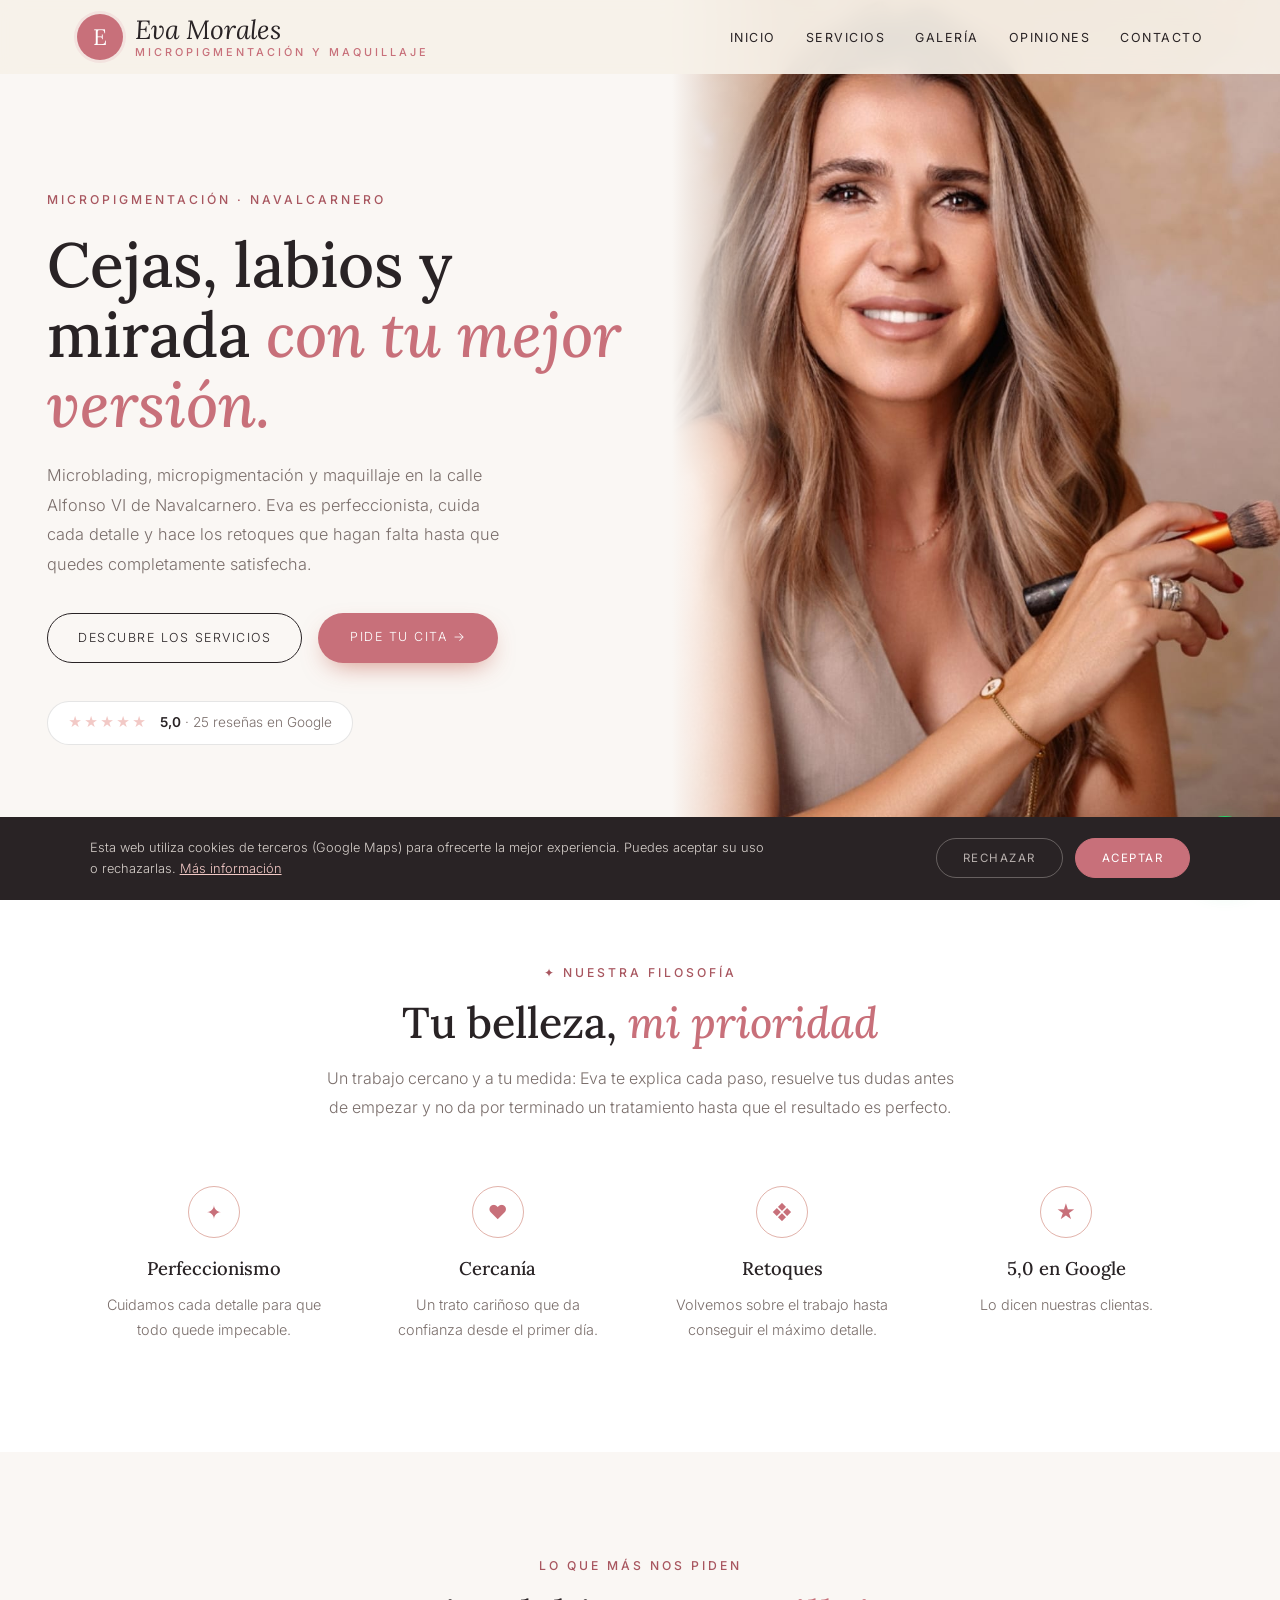
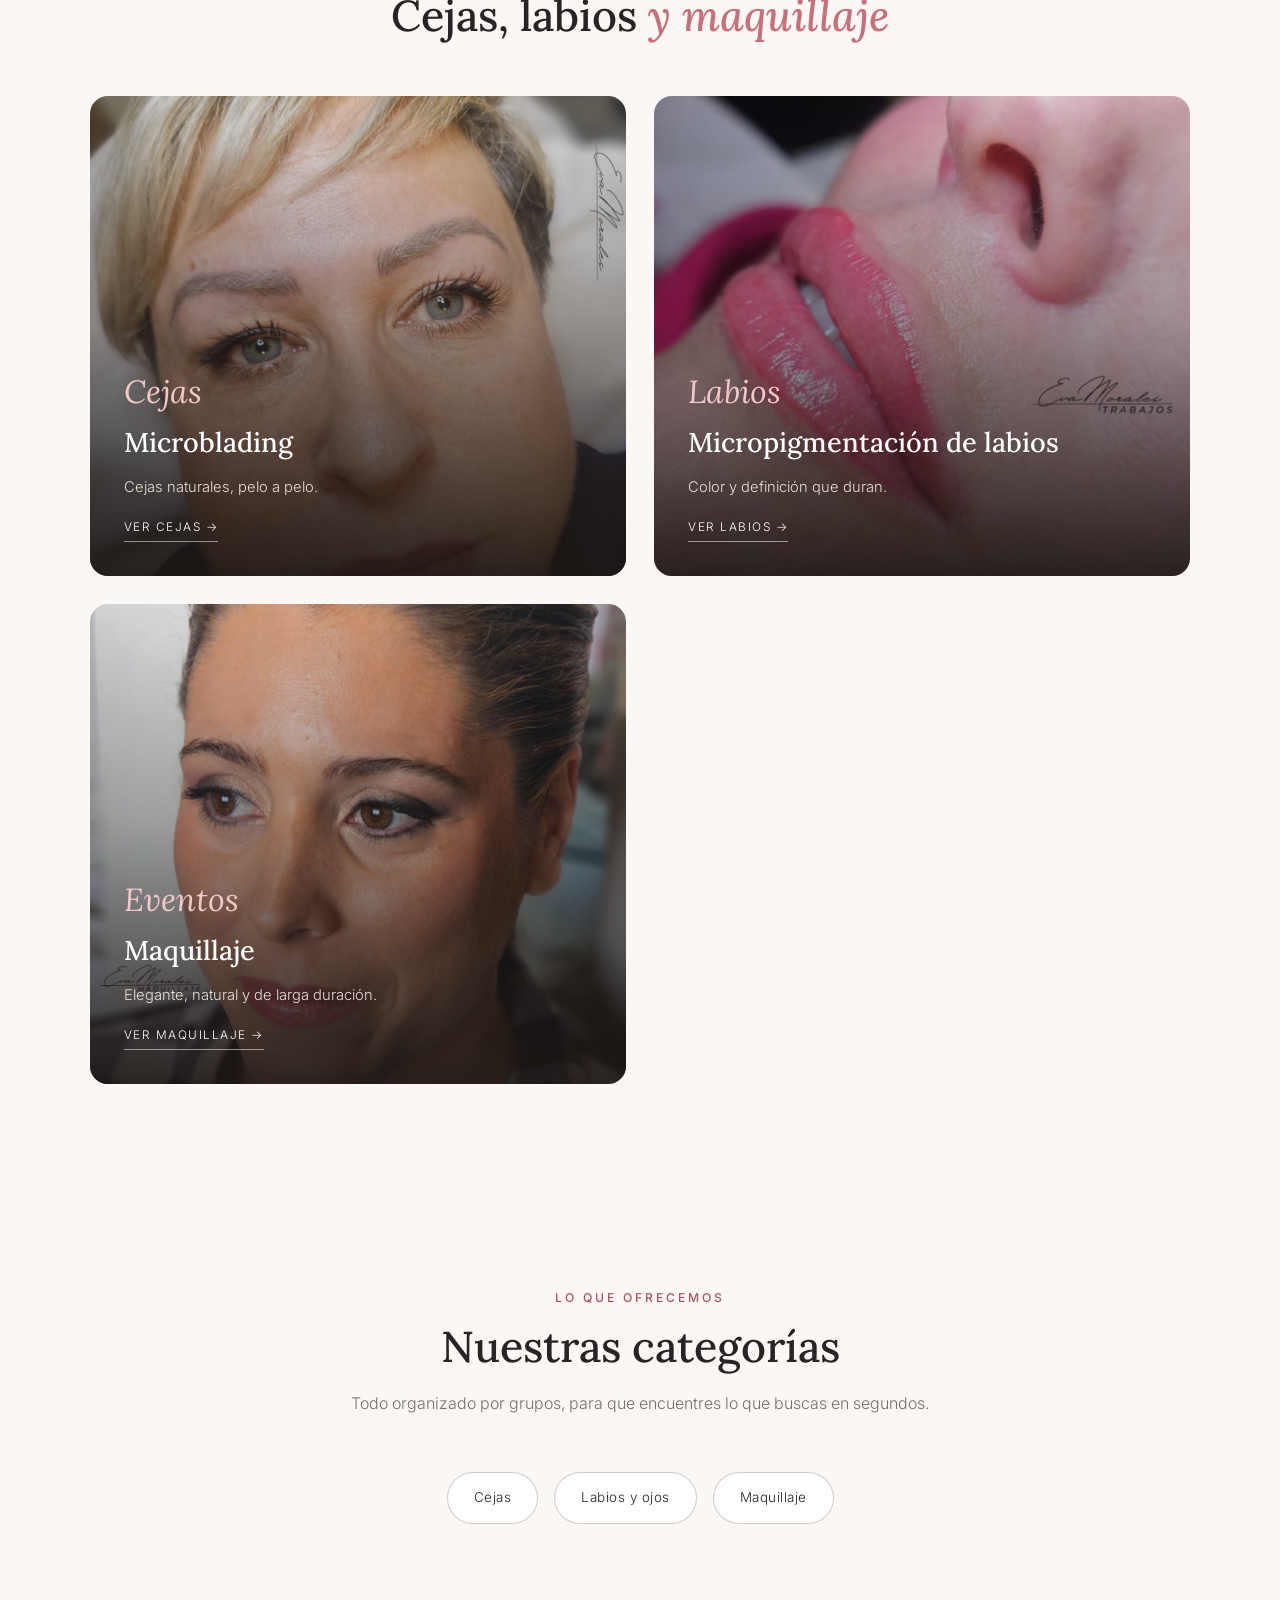
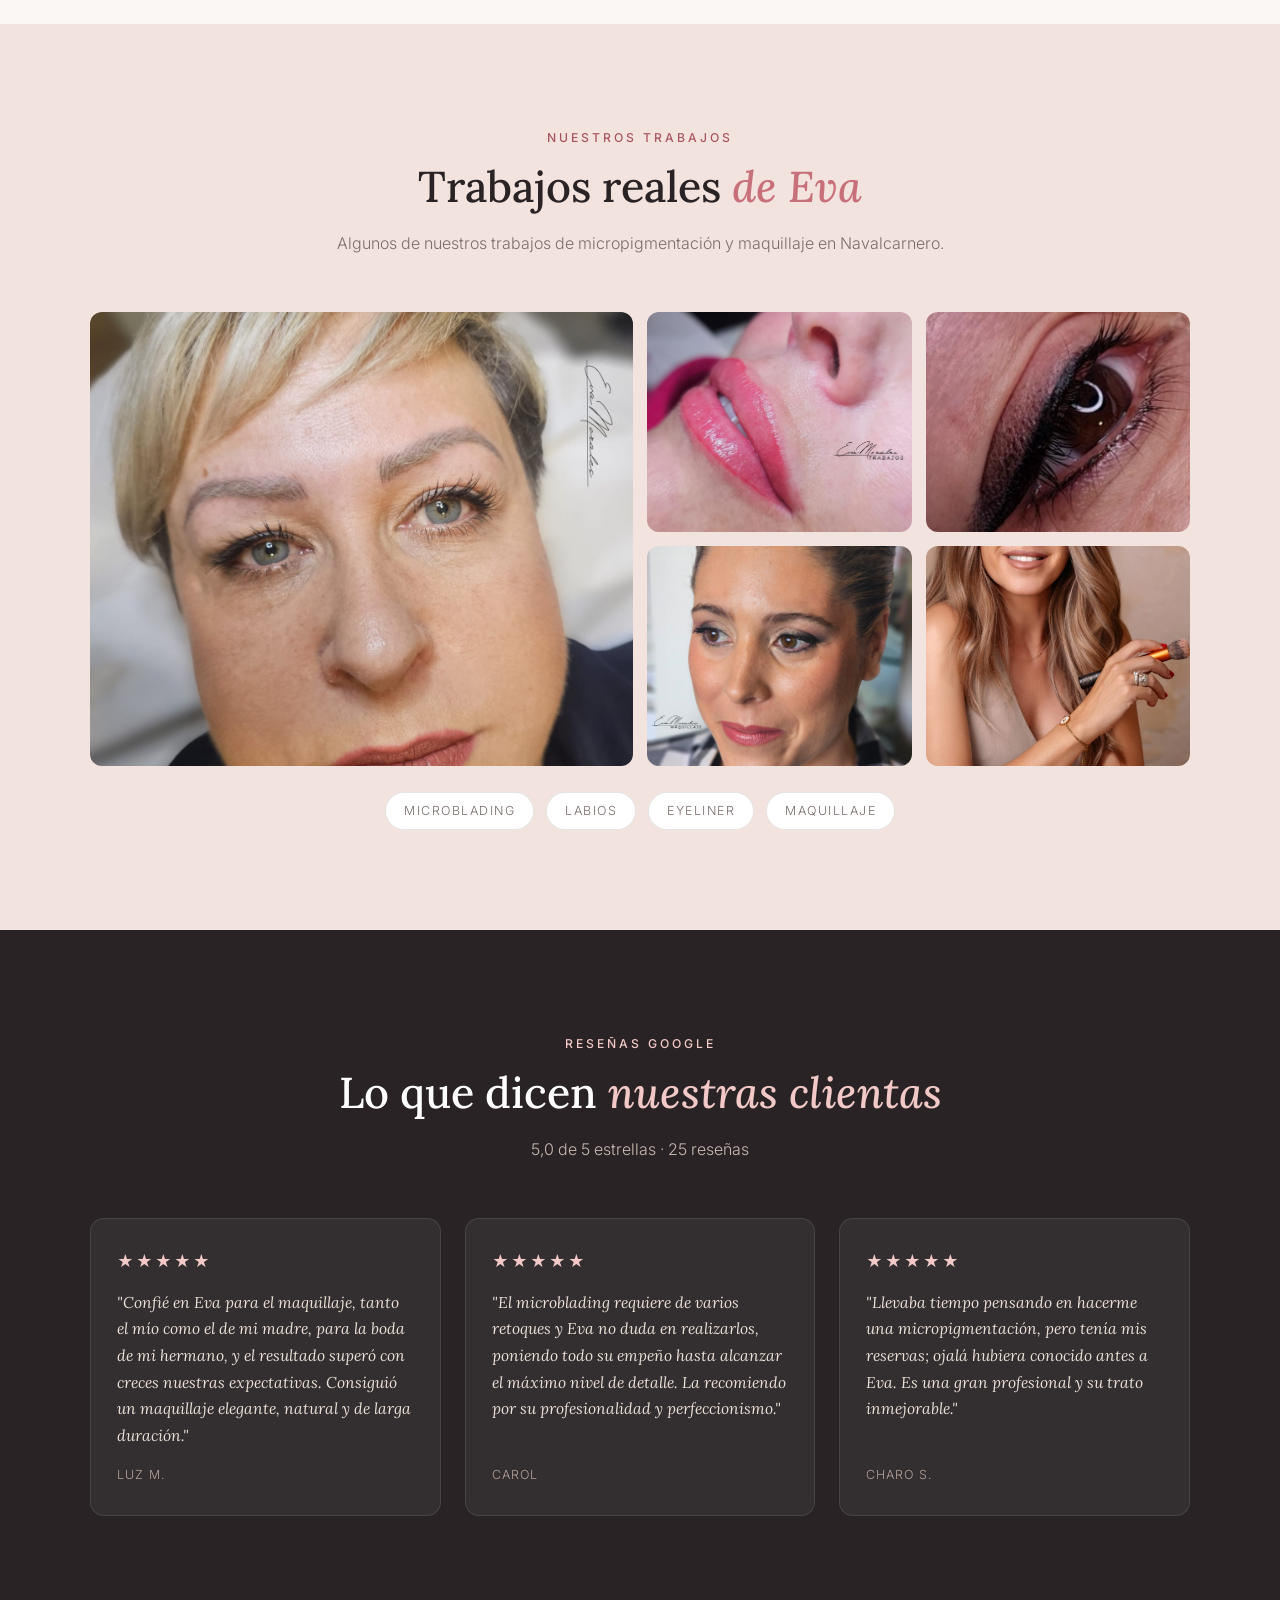
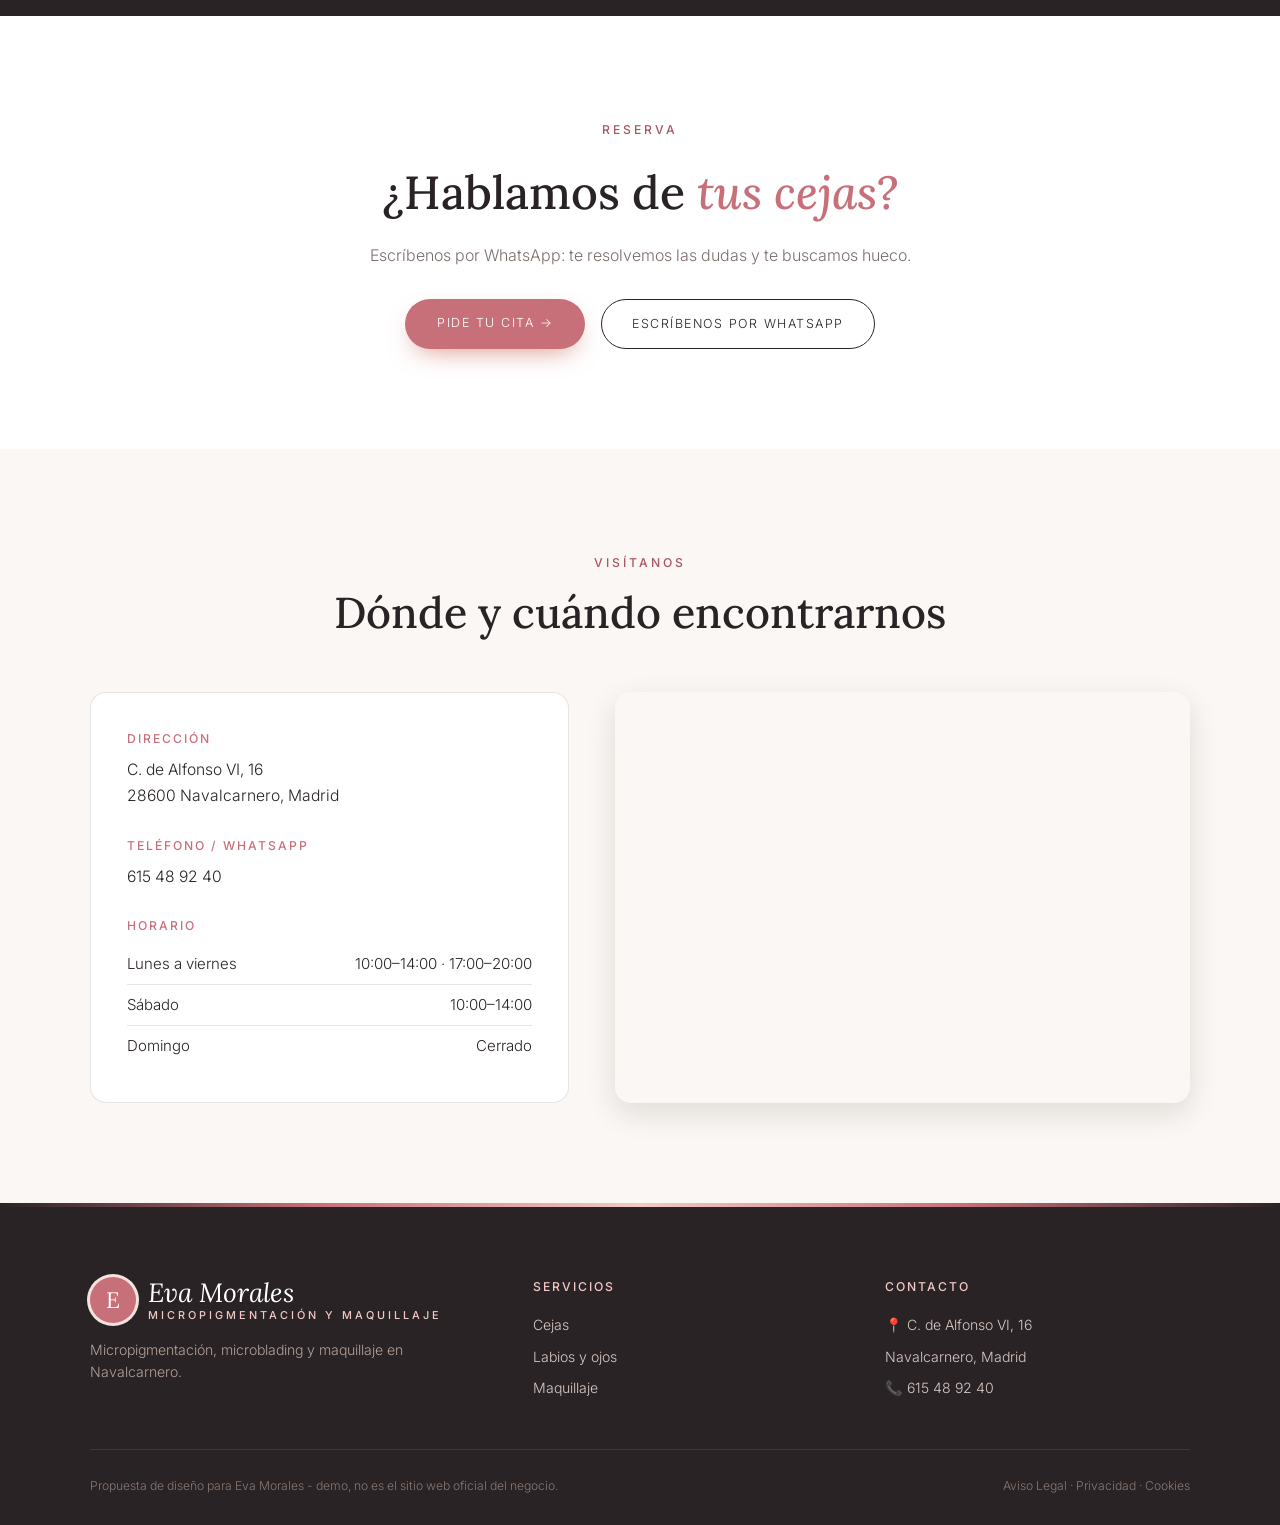
<file: index.html>
<!DOCTYPE html>
<html lang="es">
<head>
<meta charset="UTF-8">
<meta name="viewport" content="width=device-width, initial-scale=1.0">
<title>Eva Morales — Micropigmentación, microblading y maquillaje en Navalcarnero</title>
<meta name="description" content="Eva Morales, micropigmentación y maquillaje en C. de Alfonso VI 16, Navalcarnero. Microblading de cejas, micropigmentación de labios y ojos y maquillaje para bodas y eventos. 5,0★ con 25 reseñas en Google.">
<meta name="theme-color" content="#292325">
<meta property="og:title" content="Eva Morales · Navalcarnero">
<meta property="og:image" content="maps_05.jpg">

<link rel="preconnect" href="https://fonts.googleapis.com"><link rel="preconnect" href="https://fonts.gstatic.com" crossorigin><link href="https://fonts.googleapis.com/css2?family=Lora:ital,wght@0,400;0,500;1,400&family=Inter:wght@300;400;500;600&display=swap" rel="stylesheet">
<link rel="stylesheet" href="styles.css">
</head>
<body>

<header id="header">
  <a href="index.html" class="logo" aria-label="Eva Morales, inicio"><span class="logo-mark">E</span><span class="logo-text"><span class="script">Eva Morales</span><small>micropigmentación y maquillaje</small></span></a>
  <nav id="nav" aria-label="Navegación principal"><ul><li><a href="index.html#inicio">Inicio</a></li><li><a href="servicios.html">Servicios</a></li><li><a href="index.html#galeria">Galería</a></li><li><a href="index.html#opiniones">Opiniones</a></li><li><a href="index.html#contacto">Contacto</a></li></ul></nav><button class="nav-toggle" id="navToggle" aria-label="Abrir menú">☰</button>
</header>

<section class="hero" id="inicio">
  <div class="hero-text">
    <span class="eyebrow">Micropigmentación · Navalcarnero</span>
    <h1>Cejas, labios y mirada <em>con tu mejor versión.</em></h1>
    <p>Microblading, micropigmentación y maquillaje en la calle Alfonso VI de Navalcarnero. Eva es perfeccionista, cuida cada detalle y hace los retoques que hagan falta hasta que quedes completamente satisfecha.</p>
    <div class="hero-ctas">
      <a href="servicios.html" class="btn-outline">Descubre los servicios</a>
      <a href="https://wa.me/34615489240?text=Hola%20Eva%2C%20he%20visto%20tu%20web%20y%20me%20gustar%C3%ADa%20informaci%C3%B3n%20sobre%20micropigmentaci%C3%B3n" class="btn-solid" target="_blank" rel="noopener">Pide tu cita →</a>
    </div>
    <a class="hero-rating" href="https://www.google.com/maps/search/?api=1&query=Eva+Morales,+Calle+de+Alfonso+VI+16,+Navalcarnero" target="_blank" rel="noopener"><span class="stars">★★★★★</span><span><strong>5,0</strong> · 25 reseñas en Google</span></a>
  </div>
  <div class="hero-img"><img src="maps_05.jpg" alt="Eva Morales, micropigmentación y maquillaje en Navalcarnero" style="object-position:center 25%;"></div>
</section>

<section class="trust">
  <div class="section-head">
    <span class="eyebrow">✦ Nuestra filosofía</span>
    <h2>Tu belleza, <em>mi prioridad</em></h2>
    <p>Un trabajo cercano y a tu medida: Eva te explica cada paso, resuelve tus dudas antes de empezar y no da por terminado un tratamiento hasta que el resultado es perfecto.</p>
  </div>
  <div class="trust-grid">
    <div class="trust-card"><span class="trust-ic">✦</span><h3>Perfeccionismo</h3><p>Cuidamos cada detalle para que todo quede impecable.</p></div>
    <div class="trust-card"><span class="trust-ic">♥</span><h3>Cercanía</h3><p>Un trato cariñoso que da confianza desde el primer día.</p></div>
    <div class="trust-card"><span class="trust-ic">❖</span><h3>Retoques</h3><p>Volvemos sobre el trabajo hasta conseguir el máximo detalle.</p></div>
    <div class="trust-card"><span class="trust-ic">★</span><h3>5,0 en Google</h3><p>Lo dicen nuestras clientas.</p></div>
  </div>
</section>

<section class="worlds">
  <div class="section-head">
    <span class="eyebrow">Lo que más nos piden</span>
    <h2>Cejas, labios <em>y maquillaje</em></h2>
  </div>
  <div class="worlds-grid">
    <a href="servicios.html#cejas" class="world-card"><img src="maps_03r.jpg" alt="Microblading"><div class="world-text"><span class="script">Cejas</span><h3>Microblading</h3><p>Cejas naturales, pelo a pelo.</p><span class="world-link">Ver cejas →</span></div></a>
    <a href="servicios.html#labios" class="world-card"><img src="maps_01.jpg" alt="Micropigmentación de labios"><div class="world-text"><span class="script">Labios</span><h3>Micropigmentación de labios</h3><p>Color y definición que duran.</p><span class="world-link">Ver labios →</span></div></a>
    <a href="servicios.html#maquillaje" class="world-card"><img src="maps_04.jpg" alt="Maquillaje"><div class="world-text"><span class="script">Eventos</span><h3>Maquillaje</h3><p>Elegante, natural y de larga duración.</p><span class="world-link">Ver maquillaje →</span></div></a>
  </div>
</section>

<section>
  <div class="section-head">
    <span class="eyebrow">Lo que ofrecemos</span>
    <h2>Nuestras categorías</h2>
    <p>Todo organizado por grupos, para que encuentres lo que buscas en segundos.</p>
  </div>
  <div class="cat-pills">
    <a href="servicios.html#cejas" class="cat-pill">Cejas</a>
    <a href="servicios.html#labios" class="cat-pill">Labios y ojos</a>
    <a href="servicios.html#maquillaje" class="cat-pill">Maquillaje</a>
  </div>
</section>

<section class="gallery-wrap" id="galeria">
  <div class="section-head">
    <span class="eyebrow">Nuestros trabajos</span>
    <h2>Trabajos reales <em>de Eva</em></h2>
    <p>Algunos de nuestros trabajos de micropigmentación y maquillaje en Navalcarnero.</p>
  </div>
  <div class="gallery">
    <figure class="big"><img src="maps_03r.jpg" alt="Microblading de cejas de Eva Morales en Navalcarnero" loading="lazy"></figure>
    <figure><img src="maps_01.jpg" alt="Micropigmentación de labios" loading="lazy"></figure>
    <figure><img src="maps_02.jpg" alt="Micropigmentación de ojos con efecto eyeliner" loading="lazy"></figure>
    <figure><img src="maps_04.jpg" alt="Maquillaje de evento" loading="lazy"></figure>
    <figure><img src="maps_05.jpg" alt="Eva Morales" loading="lazy"></figure>
  </div>
  <div class="brands"><span>Microblading</span><span>Labios</span><span>Eyeliner</span><span>Maquillaje</span></div>
</section>

<section class="reviews-wrap" id="opiniones">
  <div class="section-head">
    <span class="eyebrow">Reseñas Google</span>
    <h2>Lo que dicen <em>nuestras clientas</em></h2>
    <p>5,0 de 5 estrellas · 25 reseñas</p>
  </div>
  <div class="review-grid">
    <div class="review-card"><div class="stars">★★★★★</div><p>"Confié en Eva para el maquillaje, tanto el mío como el de mi madre, para la boda de mi hermano, y el resultado superó con creces nuestras expectativas. Consiguió un maquillaje elegante, natural y de larga duración."</p><cite>Luz M.</cite></div>
    <div class="review-card"><div class="stars">★★★★★</div><p>"El microblading requiere de varios retoques y Eva no duda en realizarlos, poniendo todo su empeño hasta alcanzar el máximo nivel de detalle. La recomiendo por su profesionalidad y perfeccionismo."</p><cite>Carol</cite></div>
    <div class="review-card"><div class="stars">★★★★★</div><p>"Llevaba tiempo pensando en hacerme una micropigmentación, pero tenía mis reservas; ojalá hubiera conocido antes a Eva. Es una gran profesional y su trato inmejorable."</p><cite>Charo S.</cite></div>
  </div>
</section>

<section class="cta-section">
  <span class="eyebrow">Reserva</span>
  <h2>¿Hablamos de <em>tus cejas?</em></h2>
  <p>Escríbenos por WhatsApp: te resolvemos las dudas y te buscamos hueco.</p>
  <div class="cta-row">
    <a href="https://wa.me/34615489240?text=Hola%20Eva%2C%20he%20visto%20tu%20web%20y%20me%20gustar%C3%ADa%20informaci%C3%B3n%20sobre%20micropigmentaci%C3%B3n" class="btn-solid" target="_blank" rel="noopener">Pide tu cita →</a>
    <a href="https://wa.me/34615489240?text=Hola%20Eva%2C%20he%20visto%20tu%20web%20y%20me%20gustar%C3%ADa%20informaci%C3%B3n%20sobre%20micropigmentaci%C3%B3n" class="btn-outline" target="_blank" rel="noopener">Escríbenos por WhatsApp</a>
  </div>
</section>

<section class="contact-section" id="contacto">
  <div class="section-head">
    <span class="eyebrow">Visítanos</span>
    <h2>Dónde y cuándo encontrarnos</h2>
  </div>
  <div class="contact-grid">
    <div class="contact-info">
      <div class="contact-block"><h3>Dirección</h3><p>C. de Alfonso VI, 16<br>28600 Navalcarnero, Madrid</p></div>
      <div class="contact-block"><h3>Teléfono / WhatsApp</h3><p><a href="tel:+34615489240">615 48 92 40</a></p></div>
      <div class="contact-block"><h3>Horario</h3><ul class="hours-list"><li><span>Lunes a viernes</span><span>10:00–14:00 · 17:00–20:00</span></li><li><span>Sábado</span><span>10:00–14:00</span></li><li><span>Domingo</span><span>Cerrado</span></li></ul></div>
      
    </div>
    <div class="contact-map">
      <iframe title="Mapa de Eva Morales" src="https://www.google.com/maps?q=Eva+Morales,+Calle+de+Alfonso+VI+16,+Navalcarnero&output=embed" width="100%" height="100%" style="border:0;" allowfullscreen="" loading="lazy" referrerpolicy="no-referrer-when-downgrade"></iframe>
    </div>
  </div>
</section>

<footer>
  <div class="footer-grid">
    <div class="footer-brand">
      <a href="index.html" class="logo light"><span class="logo-mark">E</span><span class="logo-text"><span class="script">Eva Morales</span><small>micropigmentación y maquillaje</small></span></a>
      <p>Micropigmentación, microblading y maquillaje en Navalcarnero.</p>
    </div>
    <div><h4>Servicios</h4><ul><li><a href="servicios.html#cejas">Cejas</a></li><li><a href="servicios.html#labios">Labios y ojos</a></li><li><a href="servicios.html#maquillaje">Maquillaje</a></li></ul></div>
    <div><h4>Contacto</h4><ul><li>📍 C. de Alfonso VI, 16</li><li>Navalcarnero, Madrid</li><li>📞 <a href="tel:+34615489240">615 48 92 40</a></li></ul></div>
  </div>
  <div class="footer-bottom">
    <span>Propuesta de diseño para Eva Morales - demo, no es el sitio web oficial del negocio.</span>
    <span><a href="aviso-legal.html">Aviso Legal</a> &middot; <a href="politica-privacidad.html">Privacidad</a> &middot; <a href="politica-cookies.html">Cookies</a></span>
  </div>
</footer>

<div id="cookie-banner" class="cookie-banner"><p>Esta web utiliza cookies de terceros (Google Maps) para ofrecerte la mejor experiencia. Puedes aceptar su uso o rechazarlas. <a href="politica-cookies.html">Más información</a></p><div class="cookie-actions"><button onclick="setCookieChoice('rejected')" class="ck-reject">Rechazar</button><button onclick="setCookieChoice('accepted')" class="ck-accept">Aceptar</button></div></div>
<div class="social-fabs"><a class="wa-fab" href="https://wa.me/34615489240?text=Hola%20Eva%2C%20he%20visto%20tu%20web%20y%20me%20gustar%C3%ADa%20informaci%C3%B3n%20sobre%20micropigmentaci%C3%B3n" target="_blank" rel="noopener" aria-label="Escribir por WhatsApp"><svg width="28" height="28" viewBox="0 0 24 24" fill="white"><path d="M17.5 14.4c-.3-.1-1.8-.9-2-1s-.5-.1-.7.1-.8 1-.9 1.2-.3.2-.6.1a8.2 8.2 0 0 1-2.4-1.5 9 9 0 0 1-1.7-2.1c-.2-.3 0-.5.1-.6l.4-.5.3-.5v-.5l-.9-2.2c-.2-.6-.5-.5-.7-.5h-.6a1.1 1.1 0 0 0-.8.4 3.4 3.4 0 0 0-1 2.5 5.9 5.9 0 0 0 1.2 3.1 13.5 13.5 0 0 0 5.2 4.6c2.6 1 2.6.7 3.1.6a2.6 2.6 0 0 0 1.7-1.2 2.1 2.1 0 0 0 .2-1.2c-.1-.1-.3-.2-.6-.3ZM12 21.8a9.8 9.8 0 0 1-5-1.4l-.4-.2-3.7 1 1-3.6-.2-.4A9.8 9.8 0 1 1 12 21.8Zm8.4-18.3A11.8 11.8 0 0 0 1.8 17.7L.2 23.8l6.3-1.6a11.8 11.8 0 0 0 5.6 1.4A11.8 11.8 0 0 0 20.4 3.5Z"/></svg></a></div>
<script src="main.js"></script>
</body>
</html>
</file>
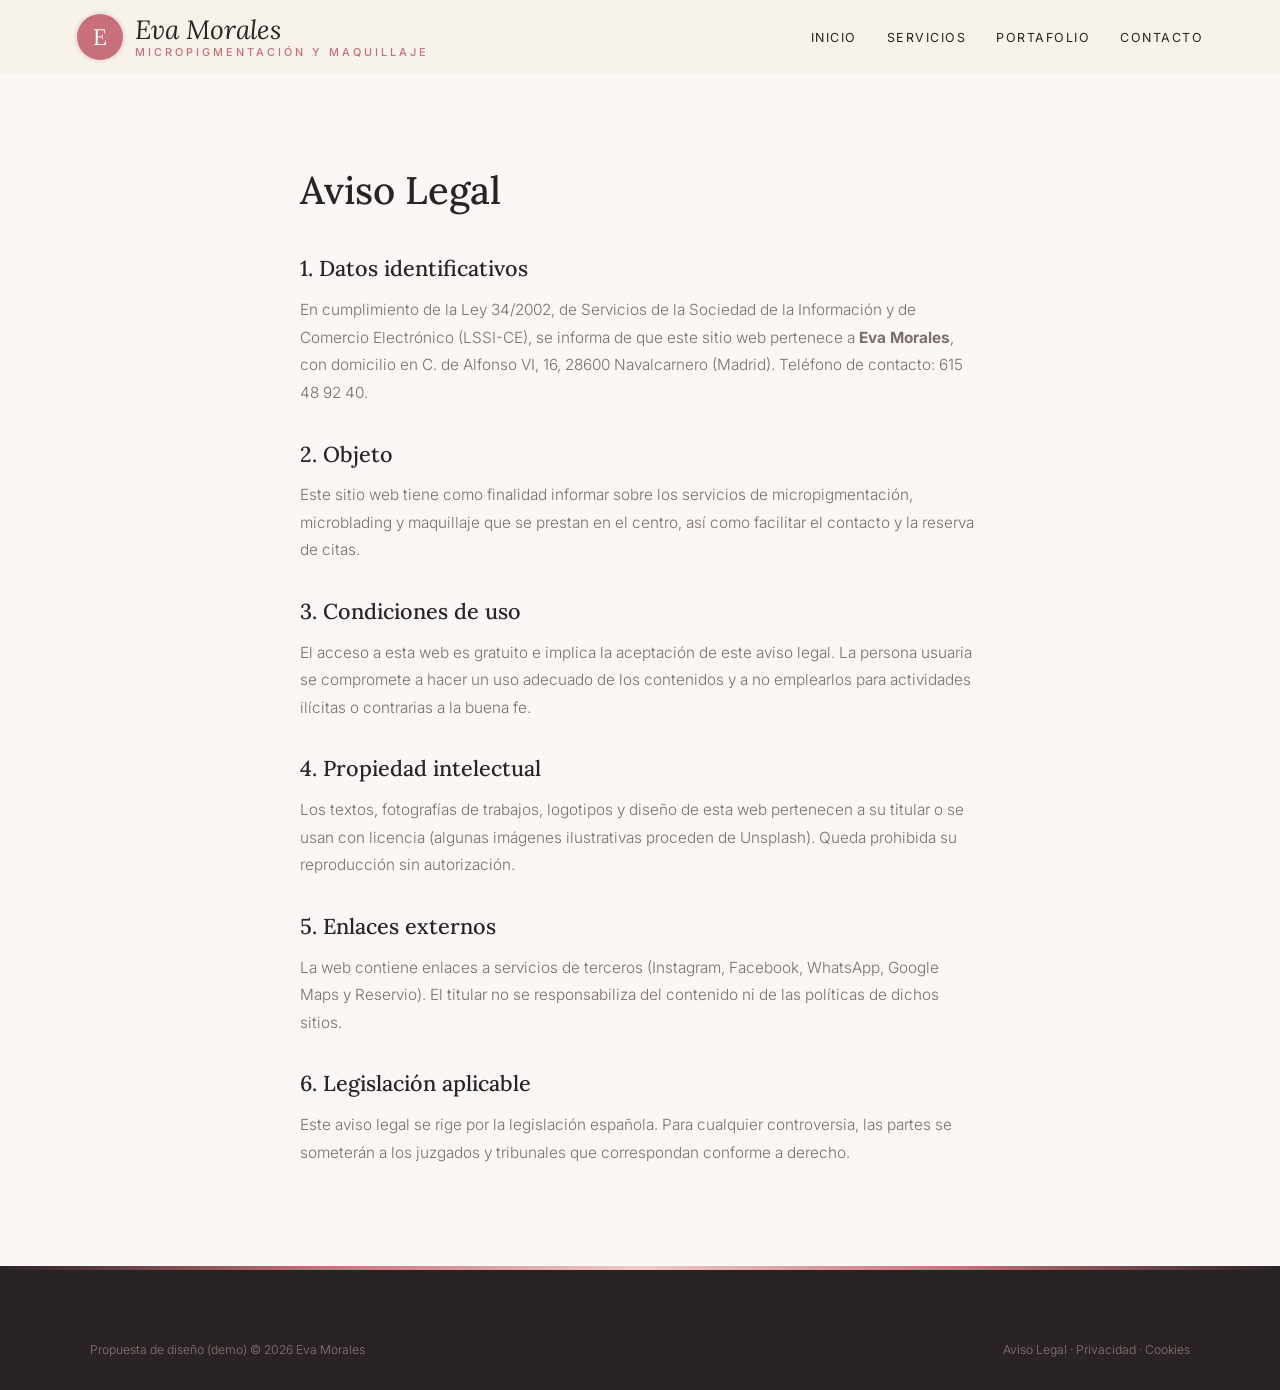
<file: aviso-legal.html>
<!DOCTYPE html>
<html lang="es">
<head>
<meta charset="UTF-8">
<meta name="viewport" content="width=device-width, initial-scale=1.0">
<title>Aviso Legal — Eva Morales</title>
<meta name="robots" content="noindex">

<link rel="preconnect" href="https://fonts.googleapis.com">
<link href="https://fonts.googleapis.com/css2?family=Lora:ital,wght@0,400;0,500;1,400&family=Inter:wght@300;400;500;600&display=swap" rel="stylesheet">
<link rel="stylesheet" href="styles.css">
</head>
<body>
<header id="header" class="scrolled">
  <a href="index.html" class="logo" aria-label="Eva Morales, inicio">
    <span class="logo-mark">E</span>
    <span class="logo-text"><span class="script">Eva Morales</span><small>micropigmentación y maquillaje</small></span>
  </a>
  <nav id="nav" aria-label="Navegación principal">
    <ul>
      <li><a href="index.html#inicio">Inicio</a></li>
      <li><a href="servicios.html">Servicios</a></li>
      <li><a href="portafolio.html">Portafolio</a></li>
      <li><a href="index.html#contacto">Contacto</a></li>
    </ul>
  </nav>
  <button class="nav-toggle" id="navToggle" aria-label="Abrir menú">☰</button>
</header>
<main class="legal"><h1>Aviso Legal</h1>
<h2>1. Datos identificativos</h2>
<p>En cumplimiento de la Ley 34/2002, de Servicios de la Sociedad de la Información y de Comercio Electrónico (LSSI-CE), se informa de que este sitio web pertenece a <strong>Eva Morales</strong>, con domicilio en C. de Alfonso VI, 16, 28600 Navalcarnero (Madrid). Teléfono de contacto: 615 48 92 40.</p>
<h2>2. Objeto</h2>
<p>Este sitio web tiene como finalidad informar sobre los servicios de micropigmentación, microblading y maquillaje que se prestan en el centro, así como facilitar el contacto y la reserva de citas.</p>
<h2>3. Condiciones de uso</h2>
<p>El acceso a esta web es gratuito e implica la aceptación de este aviso legal. La persona usuaria se compromete a hacer un uso adecuado de los contenidos y a no emplearlos para actividades ilícitas o contrarias a la buena fe.</p>
<h2>4. Propiedad intelectual</h2>
<p>Los textos, fotografías de trabajos, logotipos y diseño de esta web pertenecen a su titular o se usan con licencia (algunas imágenes ilustrativas proceden de Unsplash). Queda prohibida su reproducción sin autorización.</p>
<h2>5. Enlaces externos</h2>
<p>La web contiene enlaces a servicios de terceros (Instagram, Facebook, WhatsApp, Google Maps y Reservio). El titular no se responsabiliza del contenido ni de las políticas de dichos sitios.</p>
<h2>6. Legislación aplicable</h2>
<p>Este aviso legal se rige por la legislación española. Para cualquier controversia, las partes se someterán a los juzgados y tribunales que correspondan conforme a derecho.</p></main>
<footer>
  <div class="footer-bottom" style="margin-top:0">
    <span>Propuesta de diseño (demo) © 2026 Eva Morales</span>
    <span><a href="aviso-legal.html">Aviso Legal</a> &middot; <a href="politica-privacidad.html">Privacidad</a> &middot; <a href="politica-cookies.html">Cookies</a></span>
  </div>
</footer>
<script src="main.js"></script>
</body>
</html>
</file>
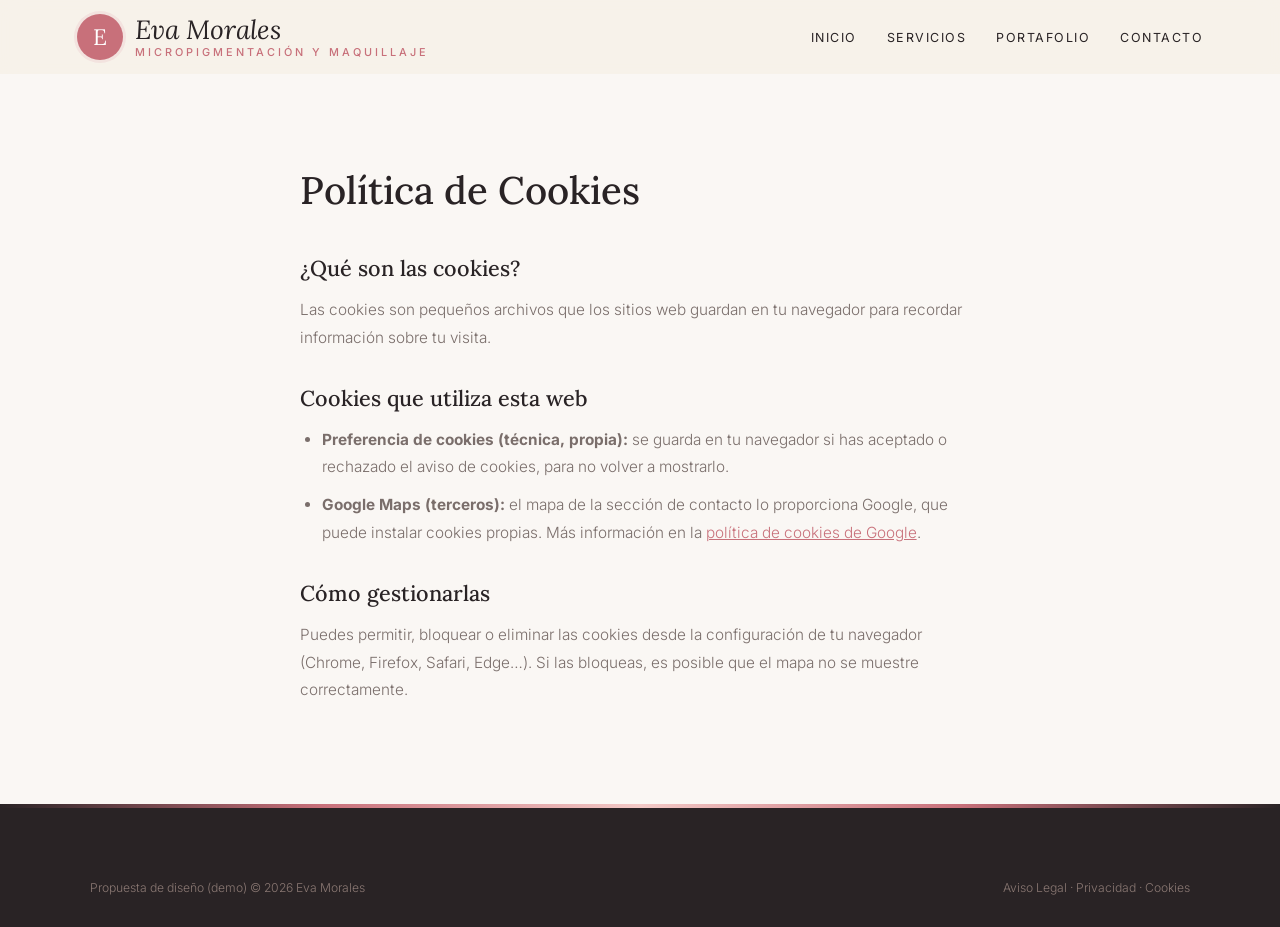
<file: politica-cookies.html>
<!DOCTYPE html>
<html lang="es">
<head>
<meta charset="UTF-8">
<meta name="viewport" content="width=device-width, initial-scale=1.0">
<title>Política de Cookies — Eva Morales</title>
<meta name="robots" content="noindex">

<link rel="preconnect" href="https://fonts.googleapis.com">
<link href="https://fonts.googleapis.com/css2?family=Lora:ital,wght@0,400;0,500;1,400&family=Inter:wght@300;400;500;600&display=swap" rel="stylesheet">
<link rel="stylesheet" href="styles.css">
</head>
<body>
<header id="header" class="scrolled">
  <a href="index.html" class="logo" aria-label="Eva Morales, inicio">
    <span class="logo-mark">E</span>
    <span class="logo-text"><span class="script">Eva Morales</span><small>micropigmentación y maquillaje</small></span>
  </a>
  <nav id="nav" aria-label="Navegación principal">
    <ul>
      <li><a href="index.html#inicio">Inicio</a></li>
      <li><a href="servicios.html">Servicios</a></li>
      <li><a href="portafolio.html">Portafolio</a></li>
      <li><a href="index.html#contacto">Contacto</a></li>
    </ul>
  </nav>
  <button class="nav-toggle" id="navToggle" aria-label="Abrir menú">☰</button>
</header>
<main class="legal"><h1>Política de Cookies</h1>
<h2>¿Qué son las cookies?</h2>
<p>Las cookies son pequeños archivos que los sitios web guardan en tu navegador para recordar información sobre tu visita.</p>
<h2>Cookies que utiliza esta web</h2>
<ul>
<li><strong>Preferencia de cookies (técnica, propia):</strong> se guarda en tu navegador si has aceptado o rechazado el aviso de cookies, para no volver a mostrarlo.</li>
<li><strong>Google Maps (terceros):</strong> el mapa de la sección de contacto lo proporciona Google, que puede instalar cookies propias. Más información en la <a href="https://policies.google.com/technologies/cookies" target="_blank" rel="noopener">política de cookies de Google</a>.</li>
</ul>
<h2>Cómo gestionarlas</h2>
<p>Puedes permitir, bloquear o eliminar las cookies desde la configuración de tu navegador (Chrome, Firefox, Safari, Edge…). Si las bloqueas, es posible que el mapa no se muestre correctamente.</p></main>
<footer>
  <div class="footer-bottom" style="margin-top:0">
    <span>Propuesta de diseño (demo) © 2026 Eva Morales</span>
    <span><a href="aviso-legal.html">Aviso Legal</a> &middot; <a href="politica-privacidad.html">Privacidad</a> &middot; <a href="politica-cookies.html">Cookies</a></span>
  </div>
</footer>
<script src="main.js"></script>
</body>
</html>
</file>
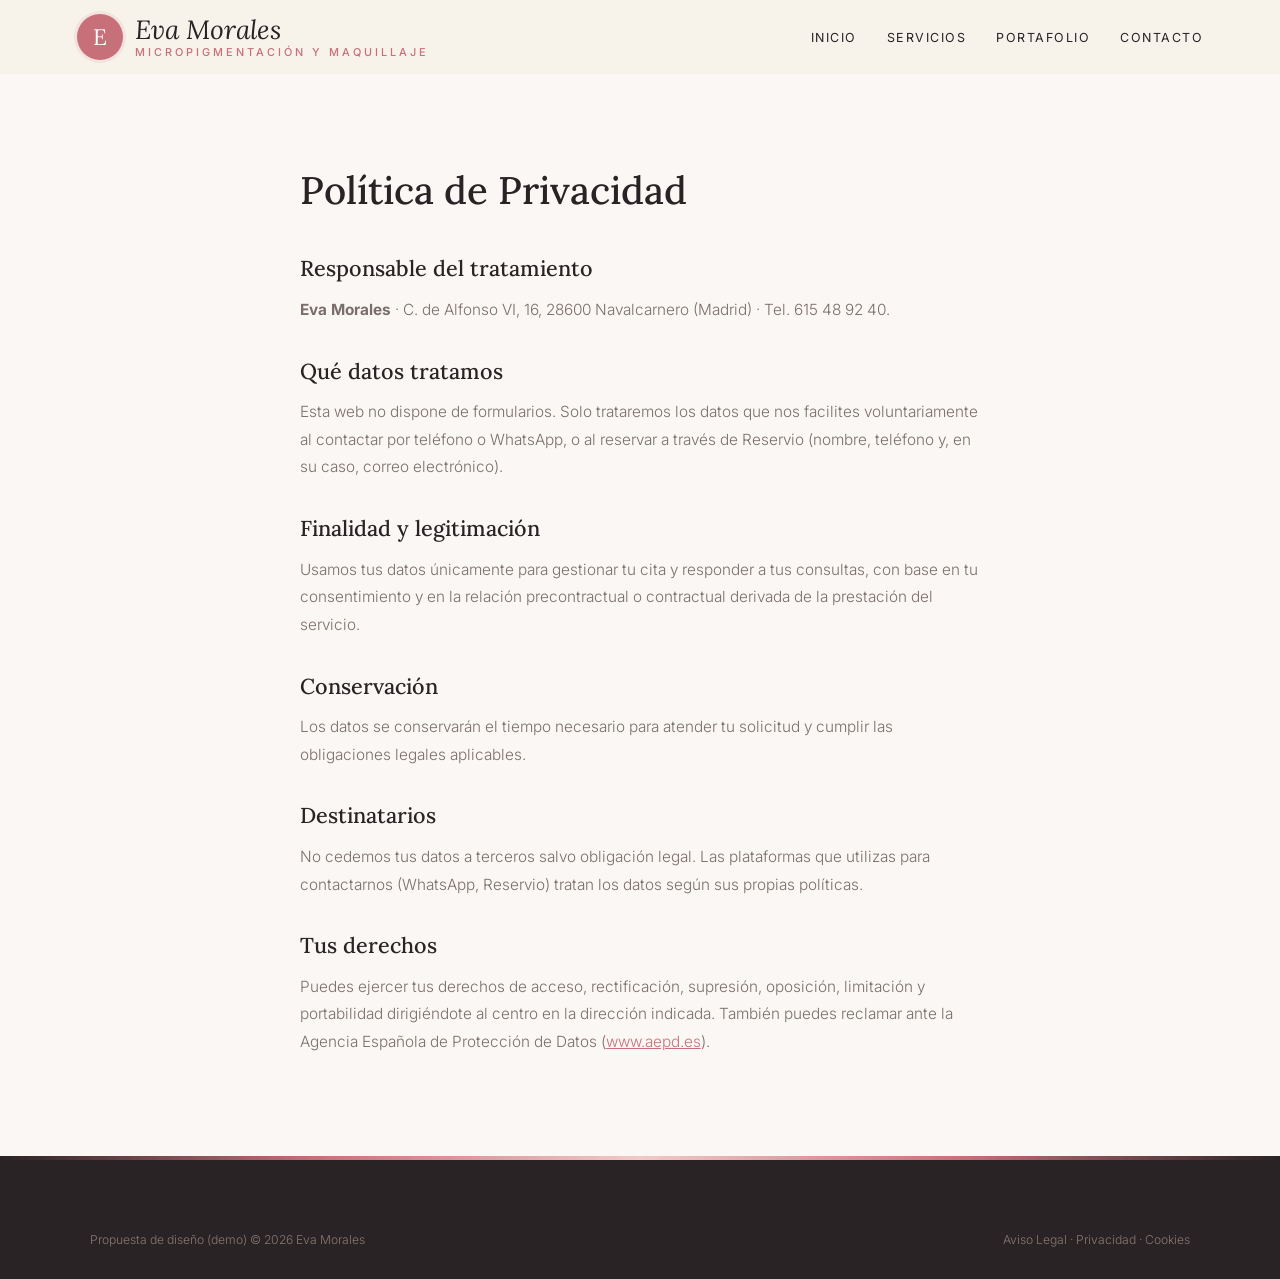
<file: politica-privacidad.html>
<!DOCTYPE html>
<html lang="es">
<head>
<meta charset="UTF-8">
<meta name="viewport" content="width=device-width, initial-scale=1.0">
<title>Política de Privacidad — Eva Morales</title>
<meta name="robots" content="noindex">

<link rel="preconnect" href="https://fonts.googleapis.com">
<link href="https://fonts.googleapis.com/css2?family=Lora:ital,wght@0,400;0,500;1,400&family=Inter:wght@300;400;500;600&display=swap" rel="stylesheet">
<link rel="stylesheet" href="styles.css">
</head>
<body>
<header id="header" class="scrolled">
  <a href="index.html" class="logo" aria-label="Eva Morales, inicio">
    <span class="logo-mark">E</span>
    <span class="logo-text"><span class="script">Eva Morales</span><small>micropigmentación y maquillaje</small></span>
  </a>
  <nav id="nav" aria-label="Navegación principal">
    <ul>
      <li><a href="index.html#inicio">Inicio</a></li>
      <li><a href="servicios.html">Servicios</a></li>
      <li><a href="portafolio.html">Portafolio</a></li>
      <li><a href="index.html#contacto">Contacto</a></li>
    </ul>
  </nav>
  <button class="nav-toggle" id="navToggle" aria-label="Abrir menú">☰</button>
</header>
<main class="legal"><h1>Política de Privacidad</h1>
<h2>Responsable del tratamiento</h2>
<p><strong>Eva Morales</strong> · C. de Alfonso VI, 16, 28600 Navalcarnero (Madrid) · Tel. 615 48 92 40.</p>
<h2>Qué datos tratamos</h2>
<p>Esta web no dispone de formularios. Solo trataremos los datos que nos facilites voluntariamente al contactar por teléfono o WhatsApp, o al reservar a través de Reservio (nombre, teléfono y, en su caso, correo electrónico).</p>
<h2>Finalidad y legitimación</h2>
<p>Usamos tus datos únicamente para gestionar tu cita y responder a tus consultas, con base en tu consentimiento y en la relación precontractual o contractual derivada de la prestación del servicio.</p>
<h2>Conservación</h2>
<p>Los datos se conservarán el tiempo necesario para atender tu solicitud y cumplir las obligaciones legales aplicables.</p>
<h2>Destinatarios</h2>
<p>No cedemos tus datos a terceros salvo obligación legal. Las plataformas que utilizas para contactarnos (WhatsApp, Reservio) tratan los datos según sus propias políticas.</p>
<h2>Tus derechos</h2>
<p>Puedes ejercer tus derechos de acceso, rectificación, supresión, oposición, limitación y portabilidad dirigiéndote al centro en la dirección indicada. También puedes reclamar ante la Agencia Española de Protección de Datos (<a href="https://www.aepd.es" target="_blank" rel="noopener">www.aepd.es</a>).</p></main>
<footer>
  <div class="footer-bottom" style="margin-top:0">
    <span>Propuesta de diseño (demo) © 2026 Eva Morales</span>
    <span><a href="aviso-legal.html">Aviso Legal</a> &middot; <a href="politica-privacidad.html">Privacidad</a> &middot; <a href="politica-cookies.html">Cookies</a></span>
  </div>
</footer>
<script src="main.js"></script>
</body>
</html>
</file>
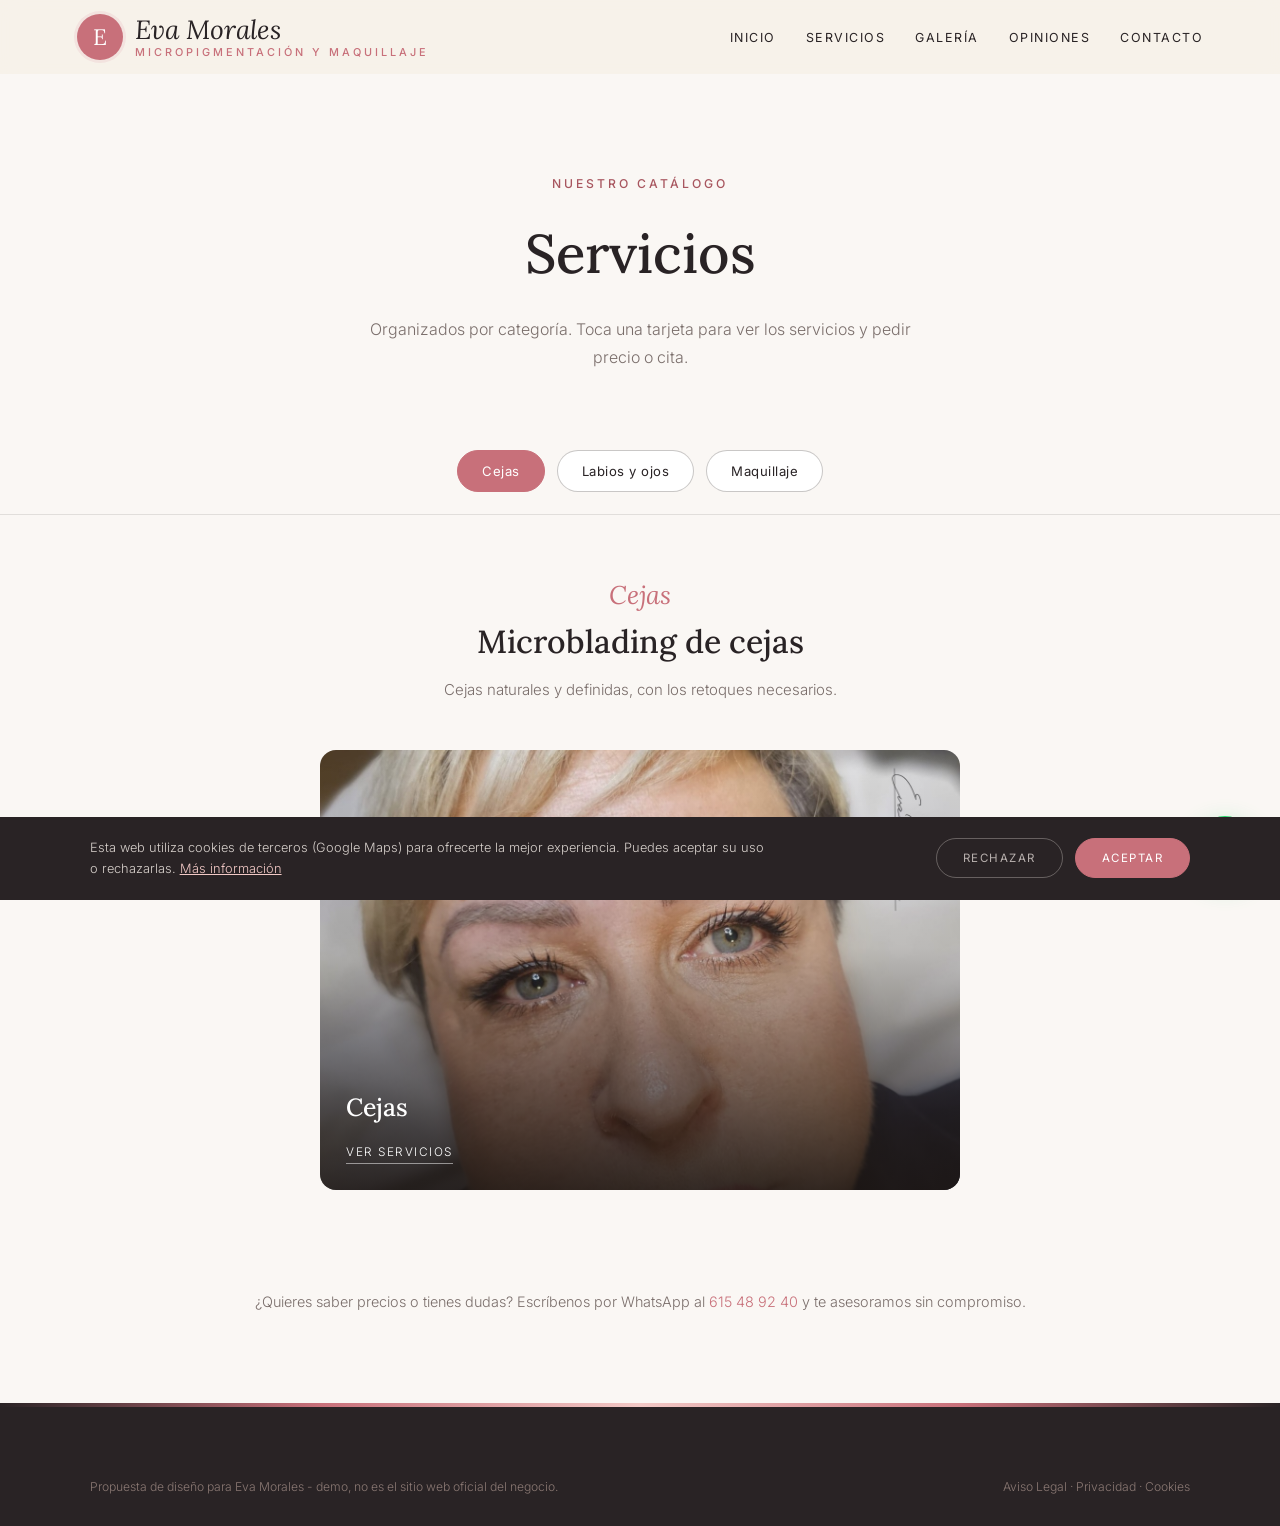
<file: servicios.html>
<!DOCTYPE html>
<html lang="es">
<head>
<meta charset="UTF-8">
<meta name="viewport" content="width=device-width, initial-scale=1.0">
<title>Servicios — Eva Morales · Navalcarnero</title>
<meta name="description" content="Servicios de Eva Morales en Navalcarnero.">

<link rel="preconnect" href="https://fonts.googleapis.com"><link rel="preconnect" href="https://fonts.gstatic.com" crossorigin><link href="https://fonts.googleapis.com/css2?family=Lora:ital,wght@0,400;0,500;1,400&family=Inter:wght@300;400;500;600&display=swap" rel="stylesheet">
<link rel="stylesheet" href="styles.css">
</head>
<body>

<header id="header" class="scrolled">
  <a href="index.html" class="logo" aria-label="Eva Morales, inicio"><span class="logo-mark">E</span><span class="logo-text"><span class="script">Eva Morales</span><small>micropigmentación y maquillaje</small></span></a>
  <nav id="nav" aria-label="Navegación principal"><ul><li><a href="index.html#inicio">Inicio</a></li><li><a href="servicios.html">Servicios</a></li><li><a href="index.html#galeria">Galería</a></li><li><a href="index.html#opiniones">Opiniones</a></li><li><a href="index.html#contacto">Contacto</a></li></ul></nav><button class="nav-toggle" id="navToggle" aria-label="Abrir menú">☰</button>
</header>

<div class="page-hero">
  <span class="eyebrow">Nuestro catálogo</span>
  <h1>Servicios</h1>
  <p>Organizados por categoría. Toca una tarjeta para ver los servicios y pedir precio o cita.</p>
</div>

<div class="tabs">
  <button class="tab-btn active" data-tab="cejas">Cejas</button>
  <button class="tab-btn" data-tab="labios">Labios y ojos</button>
  <button class="tab-btn" data-tab="maquillaje">Maquillaje</button>
  
</div>

<div class="tab-panel active" id="cejas">
  <div class="tab-intro"><span class="script">Cejas</span><h2>Microblading de cejas</h2><p>Cejas naturales y definidas, con los retoques necesarios.</p></div>
  <div class="cat-grid single">
    <div class="cat-card" onclick="openModal('cejas')"><img src="maps_03r.jpg" alt="Cejas" loading="lazy"><div class="cat-card-text"><h3>Cejas</h3><span>Ver servicios</span></div></div>
  </div>
</div>

<div class="tab-panel" id="labios">
  <div class="tab-intro"><span class="script">Mirada y labios</span><h2>Micropigmentación</h2><p>Labios con color y una mirada definida.</p></div>
  <div class="cat-grid">
    <div class="cat-card" onclick="openModal('labios')"><img src="maps_01.jpg" alt="Labios" loading="lazy"><div class="cat-card-text"><h3>Labios</h3><span>Ver servicios</span></div></div>
    <div class="cat-card" onclick="openModal('ojos')"><img src="maps_02.jpg" alt="Ojos" loading="lazy"><div class="cat-card-text"><h3>Ojos</h3><span>Ver servicios</span></div></div>
  </div>
</div>

<div class="tab-panel" id="maquillaje">
  <div class="tab-intro"><span class="script">Eventos</span><h2>Maquillaje para bodas y eventos</h2><p>Elegante, natural y de larga duración.</p></div>
  <div class="cat-grid single">
    <div class="cat-card" onclick="openModal('maquillaje')"><img src="stock_1487412947147.jpg" alt="Maquillaje" loading="lazy"><div class="cat-card-text"><h3>Maquillaje</h3><span>Ver servicios</span></div></div>
  </div>
</div>


<p class="services-note">¿Quieres saber precios o tienes dudas? Escríbenos por WhatsApp al <a href="https://wa.me/34615489240" target="_blank" rel="noopener" style="color:var(--red)">615 48 92 40</a> y te asesoramos sin compromiso.</p>

<div class="modal-overlay" id="modal-cejas"><div class="modal">
  <button class="modal-close" onclick="closeModal('cejas')" aria-label="Cerrar">×</button>
  <h3>Cejas</h3><p class="modal-sub">Microblading</p>
  <div class="svc-row"><div><div class="svc-name">Microblading de cejas</div><span class="svc-desc"></span></div><div class="svc-price">Consultar</div></div>
  <div class="svc-row"><div><div class="svc-name">Retoques</div><span class="svc-desc"></span></div><div class="svc-price">Consultar</div></div>
  <div class="svc-row"><div><div class="svc-name">Valoración previa y resolución de dudas</div><span class="svc-desc"></span></div><div class="svc-price">Consultar</div></div>
  <a class="modal-cta alt" href="https://wa.me/34615489240?text=Hola%2C%20quiero%20informaci%C3%B3n%20sobre%20cejas" target="_blank" rel="noopener">Pedir cita por WhatsApp</a>
</div></div>

<div class="modal-overlay" id="modal-labios"><div class="modal">
  <button class="modal-close" onclick="closeModal('labios')" aria-label="Cerrar">×</button>
  <h3>Labios</h3><p class="modal-sub">Micropigmentación</p>
  <div class="svc-row"><div><div class="svc-name">Micropigmentación de labios</div><span class="svc-desc"></span></div><div class="svc-price">Consultar</div></div>
  <a class="modal-cta alt" href="https://wa.me/34615489240?text=Hola%2C%20quiero%20informaci%C3%B3n%20sobre%20labios" target="_blank" rel="noopener">Pedir cita por WhatsApp</a>
</div></div>

<div class="modal-overlay" id="modal-ojos"><div class="modal">
  <button class="modal-close" onclick="closeModal('ojos')" aria-label="Cerrar">×</button>
  <h3>Ojos</h3><p class="modal-sub">Micropigmentación</p>
  <div class="svc-row"><div><div class="svc-name">Micropigmentación de ojos (efecto eyeliner)</div><span class="svc-desc"></span></div><div class="svc-price">Consultar</div></div>
  <a class="modal-cta alt" href="https://wa.me/34615489240?text=Hola%2C%20quiero%20informaci%C3%B3n%20sobre%20ojos" target="_blank" rel="noopener">Pedir cita por WhatsApp</a>
</div></div>

<div class="modal-overlay" id="modal-maquillaje"><div class="modal">
  <button class="modal-close" onclick="closeModal('maquillaje')" aria-label="Cerrar">×</button>
  <h3>Maquillaje</h3><p class="modal-sub">Bodas y eventos</p>
  <div class="svc-row"><div><div class="svc-name">Maquillaje para bodas</div><span class="svc-desc"></span></div><div class="svc-price">Consultar</div></div>
  <div class="svc-row"><div><div class="svc-name">Maquillaje para invitadas y familia</div><span class="svc-desc"></span></div><div class="svc-price">Consultar</div></div>
  <div class="svc-row"><div><div class="svc-name">Maquillaje de evento</div><span class="svc-desc"></span></div><div class="svc-price">Consultar</div></div>
  <a class="modal-cta alt" href="https://wa.me/34615489240?text=Hola%2C%20quiero%20informaci%C3%B3n%20sobre%20maquillaje" target="_blank" rel="noopener">Pedir cita por WhatsApp</a>
</div></div>


<footer>
  <div class="footer-bottom" style="margin-top:0">
    <span>Propuesta de diseño para Eva Morales - demo, no es el sitio web oficial del negocio.</span>
    <span><a href="aviso-legal.html">Aviso Legal</a> &middot; <a href="politica-privacidad.html">Privacidad</a> &middot; <a href="politica-cookies.html">Cookies</a></span>
  </div>
</footer>

<div id="cookie-banner" class="cookie-banner"><p>Esta web utiliza cookies de terceros (Google Maps) para ofrecerte la mejor experiencia. Puedes aceptar su uso o rechazarlas. <a href="politica-cookies.html">Más información</a></p><div class="cookie-actions"><button onclick="setCookieChoice('rejected')" class="ck-reject">Rechazar</button><button onclick="setCookieChoice('accepted')" class="ck-accept">Aceptar</button></div></div>
<div class="social-fabs"><a class="wa-fab" href="https://wa.me/34615489240?text=Hola%20Eva%2C%20he%20visto%20tu%20web%20y%20me%20gustar%C3%ADa%20informaci%C3%B3n%20sobre%20micropigmentaci%C3%B3n" target="_blank" rel="noopener" aria-label="Escribir por WhatsApp"><svg width="28" height="28" viewBox="0 0 24 24" fill="white"><path d="M17.5 14.4c-.3-.1-1.8-.9-2-1s-.5-.1-.7.1-.8 1-.9 1.2-.3.2-.6.1a8.2 8.2 0 0 1-2.4-1.5 9 9 0 0 1-1.7-2.1c-.2-.3 0-.5.1-.6l.4-.5.3-.5v-.5l-.9-2.2c-.2-.6-.5-.5-.7-.5h-.6a1.1 1.1 0 0 0-.8.4 3.4 3.4 0 0 0-1 2.5 5.9 5.9 0 0 0 1.2 3.1 13.5 13.5 0 0 0 5.2 4.6c2.6 1 2.6.7 3.1.6a2.6 2.6 0 0 0 1.7-1.2 2.1 2.1 0 0 0 .2-1.2c-.1-.1-.3-.2-.6-.3ZM12 21.8a9.8 9.8 0 0 1-5-1.4l-.4-.2-3.7 1 1-3.6-.2-.4A9.8 9.8 0 1 1 12 21.8Zm8.4-18.3A11.8 11.8 0 0 0 1.8 17.7L.2 23.8l6.3-1.6a11.8 11.8 0 0 0 5.6 1.4A11.8 11.8 0 0 0 20.4 3.5Z"/></svg></a></div>
<script src="main.js"></script>
</body>
</html>
</file>
<file: styles.css>
:root{
  --cream:#faf7f4; --paper:#ffffff; --tint:#f3e3df; --ink:#292325; --dark:#292325; --muted:#7a6e6b;
  --red:#c8707a; --red-dark:#a8565f; --teal:#a8565f; --gold:#f2c9c6; --line:rgba(0,0,0,.1);
  --brand-gradient:linear-gradient(90deg,#292325,#c8707a,#f2c9c6,#c8707a,#292325);
}
*{margin:0;padding:0;box-sizing:border-box;}
html{scroll-behavior:smooth;}
body{font-family:'Inter',sans-serif;background:var(--cream);color:var(--ink);overflow-x:hidden;font-weight:300;line-height:1.6;}
a{text-decoration:none;color:inherit;}
h1,h2,h3{font-family:'Lora',serif;font-weight:500;}
h1 em,h2 em{font-style:italic;color:var(--red);}
img{max-width:100%;display:block;}
.script{font-family:'Lora',serif;font-style:italic;}

/* HEADER */
header{position:fixed;top:0;left:0;right:0;z-index:100;display:flex;justify-content:space-between;align-items:center;padding:14px 6%;background:rgba(247,241,233,.92);backdrop-filter:blur(10px);-webkit-backdrop-filter:blur(10px);transition:box-shadow .3s,padding .3s;}
header.scrolled{box-shadow:0 2px 24px rgba(28,22,20,.1);padding:8px 6%;}
.logo{display:flex;align-items:center;gap:12px;color:var(--dark);}
.logo-badge{width:58px;height:58px;border-radius:50%;object-fit:cover;box-shadow:0 0 0 2px var(--gold),0 6px 16px rgba(28,22,20,.15);transition:width .3s,height .3s;}
header.scrolled .logo-badge{width:46px;height:46px;}
.logo-text{display:flex;flex-direction:column;line-height:1;}
.logo-text .script{font-size:1.65rem;color:var(--dark);}
.logo-text small{font-size:.68rem;letter-spacing:3px;text-transform:uppercase;color:var(--red);margin-top:4px;font-weight:500;}
.logo.light .logo-text .script{color:#fff;}
.logo.light .logo-text small{color:var(--gold);}
nav ul{list-style:none;display:flex;gap:30px;}
nav a{font-size:.78rem;letter-spacing:1.5px;text-transform:uppercase;font-weight:400;position:relative;padding:4px 0;}
nav a::after{content:"";position:absolute;left:0;bottom:-2px;height:1px;width:100%;background:var(--red);transform:scaleX(0);transform-origin:right;transition:transform .3s;}
nav a:hover::after{transform:scaleX(1);transform-origin:left;}
.nav-toggle{display:none;font-size:1.6rem;background:none;border:none;color:var(--dark);cursor:pointer;}

/* BOTONES */
.btn-outline{display:inline-block;border:1px solid var(--dark);color:var(--dark);padding:14px 30px;font-size:.78rem;letter-spacing:1.5px;text-transform:uppercase;border-radius:40px;transition:all .25s;}
.btn-outline:hover{background:var(--dark);color:var(--cream);}
.btn-outline.light{border-color:rgba(255,255,255,.5);color:#fff;}
.btn-outline.light:hover{background:#fff;color:var(--dark);}
.btn-solid{display:inline-block;background:var(--red);color:#fff;padding:14px 32px;font-size:.78rem;letter-spacing:1.5px;text-transform:uppercase;border-radius:40px;transition:transform .25s,box-shadow .25s,background .25s;box-shadow:0 10px 26px -10px rgba(181,64,44,.6);}
.btn-solid:hover{transform:translateY(-2px);background:var(--red-dark);}

/* HERO */
.hero{min-height:95vh;display:grid;grid-template-columns:1.05fr .95fr;align-items:stretch;padding:0;}
.hero-text{display:flex;flex-direction:column;justify-content:center;padding:150px 7% 70px;}
.eyebrow{display:inline-block;color:var(--teal);text-transform:uppercase;letter-spacing:3px;font-size:.76rem;font-weight:500;}
.hero-text .eyebrow{margin-bottom:20px;}
.hero-text h1{font-size:clamp(2.4rem,5vw,3.9rem);line-height:1.12;margin-bottom:22px;color:var(--dark);}
.hero-text p{font-size:1.02rem;color:var(--muted);max-width:470px;line-height:1.8;margin-bottom:34px;}
.hero-ctas{display:flex;gap:16px;flex-wrap:wrap;}
.hero-rating{display:inline-flex;align-items:center;gap:12px;margin-top:38px;padding:10px 20px;border:1px solid var(--line);border-radius:40px;background:var(--paper);font-size:.85rem;color:var(--muted);align-self:flex-start;}
.hero-rating strong{color:var(--dark);font-weight:600;}
.stars{color:var(--gold);letter-spacing:2px;}
.hero-img{position:relative;overflow:hidden;}
.hero-img img{width:100%;height:100%;object-fit:cover;position:absolute;inset:0;}
.hero-img::after{content:"";position:absolute;inset:0;background:linear-gradient(90deg,var(--cream) 0%,rgba(247,241,233,0) 18%);}

/* SECCIONES */
section{padding:100px 7%;}
.section-head{text-align:center;max-width:640px;margin:0 auto 54px;}
.section-head h2{font-size:clamp(1.9rem,4vw,2.7rem);margin-top:12px;color:var(--dark);line-height:1.2;}
.section-head p{margin-top:16px;color:var(--muted);line-height:1.8;}

.trust{background:var(--paper);border-top:4px solid transparent;border-image:var(--brand-gradient) 1;}
.trust-grid{display:grid;grid-template-columns:repeat(auto-fit,minmax(230px,1fr));gap:36px;max-width:1150px;margin:0 auto;}
.trust-card{text-align:center;padding:10px;}
.trust-ic{display:inline-grid;place-items:center;width:52px;height:52px;border-radius:50%;border:1px solid rgba(181,64,44,.4);color:var(--red);font-size:1.2rem;margin-bottom:16px;}
.trust-card h3{font-size:1.15rem;color:var(--dark);margin-bottom:10px;}
.trust-card p{font-size:.9rem;color:var(--muted);line-height:1.7;}

/* DOS MUNDOS */
.worlds{background:var(--cream);}
.worlds-grid{display:grid;grid-template-columns:1fr 1fr;gap:28px;max-width:1150px;margin:0 auto;}
.world-card{position:relative;border-radius:18px;overflow:hidden;min-height:480px;display:flex;align-items:flex-end;color:#fff;}
.world-card img{position:absolute;inset:0;width:100%;height:100%;object-fit:cover;transition:transform .6s;}
.world-card:hover img{transform:scale(1.05);}
.world-card::after{content:"";position:absolute;inset:0;background:linear-gradient(to top,rgba(28,22,20,.92) 0%,rgba(28,22,20,.35) 55%,rgba(28,22,20,.05) 100%);}
.world-text{position:relative;z-index:2;padding:34px;}
.world-text .script{font-size:2rem;color:var(--gold);}
.world-text h3{font-size:1.7rem;margin:4px 0 10px;}
.world-text p{font-size:.92rem;color:#eadfd6;line-height:1.7;max-width:440px;}
.world-link{display:inline-block;margin-top:18px;font-size:.74rem;letter-spacing:1.5px;text-transform:uppercase;border-bottom:1px solid rgba(255,255,255,.5);padding-bottom:4px;}

/* PILLS */
.cat-pills{display:flex;flex-wrap:wrap;gap:16px;justify-content:center;max-width:1000px;margin:0 auto;}
.cat-pill{border:1px solid rgba(43,33,29,.22);padding:14px 26px;border-radius:30px;font-size:.84rem;letter-spacing:.5px;transition:all .2s;background:var(--paper);}
.cat-pill:hover{background:var(--red);color:#fff;border-color:var(--red);}

/* GALERIA */
.gallery-wrap{background:var(--tint);}
.gallery{max-width:1200px;margin:0 auto;display:grid;grid-template-columns:repeat(4,1fr);grid-auto-rows:220px;gap:14px;}
.gallery figure{overflow:hidden;border-radius:12px;margin:0;}
.gallery img{width:100%;height:100%;object-fit:cover;transition:transform .5s;}
.gallery figure:hover img{transform:scale(1.05);}
.gallery .big{grid-column:span 2;grid-row:span 2;}

/* RESEÑAS */
.reviews-wrap{background:var(--dark);color:#fff;position:relative;}
.reviews-wrap .section-head h2{color:#fff;}
.reviews-wrap .section-head h2 em{color:var(--gold);}
.reviews-wrap .section-head p{color:#c9b9b2;}
.reviews-wrap .eyebrow{color:var(--gold);}
.review-grid{display:grid;grid-template-columns:repeat(auto-fit,minmax(300px,1fr));gap:24px;max-width:1150px;margin:0 auto;}
.review-card{background:rgba(255,255,255,.05);border:1px solid rgba(255,255,255,.1);padding:30px 26px;border-radius:14px;display:flex;flex-direction:column;}
.review-card .stars{margin-bottom:14px;}
.review-card p{font-family:'Lora',serif;font-size:.98rem;color:#eadfd6;line-height:1.7;font-style:italic;margin-bottom:16px;flex:1;}
.review-card cite{font-size:.78rem;color:#b3a099;font-style:normal;text-transform:uppercase;letter-spacing:1px;}

/* CTA */
.cta-section{text-align:center;background:var(--paper);}
.cta-section h2{font-size:clamp(2rem,4vw,2.9rem);color:var(--dark);margin:14px 0 14px;}
.cta-section p{color:var(--muted);margin-bottom:30px;}
.cta-row{display:flex;gap:16px;justify-content:center;flex-wrap:wrap;}

/* CONTACTO */
.contact-section{background:var(--cream);}
.contact-grid{display:grid;grid-template-columns:1fr 1.2fr;gap:46px;max-width:1150px;margin:0 auto;align-items:stretch;}
.contact-info{display:flex;flex-direction:column;gap:26px;background:var(--paper);border:1px solid var(--line);border-radius:16px;padding:36px;}
.contact-block h3{font-family:'Inter',sans-serif;font-size:.76rem;text-transform:uppercase;letter-spacing:2px;color:var(--red);font-weight:500;margin-bottom:8px;}
.contact-block p{font-size:.98rem;color:var(--ink);line-height:1.7;}
.contact-block a:hover{color:var(--red);}
.hours-list{list-style:none;}
.hours-list li{display:flex;justify-content:space-between;gap:20px;padding:8px 0;border-bottom:1px solid var(--line);font-size:.94rem;}
.hours-list li:last-child{border-bottom:none;}
.contact-map{border-radius:16px;overflow:hidden;min-height:380px;box-shadow:0 10px 30px rgba(28,22,20,.12);}
.contact-map iframe{display:block;min-height:380px;}

/* FOOTER */
footer{background:var(--dark);color:#d9c9c5;padding:70px 7% 30px;border-top:4px solid transparent;border-image:var(--brand-gradient) 1;}
.footer-grid{display:grid;grid-template-columns:1.3fr 1fr 1fr;gap:46px;max-width:1200px;margin:0 auto;padding-bottom:40px;border-bottom:1px solid rgba(255,255,255,.1);}
.footer-brand p{font-size:.88rem;color:#b3a09a;margin-top:16px;}
footer h4{font-size:.76rem;text-transform:uppercase;letter-spacing:2px;color:var(--gold);margin-bottom:18px;font-weight:500;}
footer ul{list-style:none;}
footer li{margin-bottom:9px;font-size:.88rem;color:#d9c9c5;}
footer a:hover{color:var(--gold);}
.footer-bottom{max-width:1200px;margin:26px auto 0;display:flex;justify-content:space-between;flex-wrap:wrap;gap:10px;font-size:.76rem;color:#8a7873;}
.footer-bottom a{color:#8a7873;}

/* FABS */
.social-fabs{position:fixed;bottom:26px;right:26px;z-index:200;display:flex;flex-direction:column;gap:14px;align-items:center;}
.social-fabs a{width:52px;height:52px;border-radius:50%;display:flex;align-items:center;justify-content:center;box-shadow:0 10px 24px rgba(0,0,0,.2);transition:transform .2s;}
.social-fabs a:hover{transform:scale(1.08);}
.wa-fab{width:58px !important;height:58px !important;background:#25D366;box-shadow:0 10px 26px rgba(37,211,102,.45) !important;}
.ig-fab{background:radial-gradient(circle at 30% 110%,#fdf497 0%,#fdf497 5%,#fd5949 45%,#d6249f 60%,#285AEB 90%);}
.fb-fab{background:#1877F2;}

/* COOKIES */
.cookie-banner{display:none;position:fixed;bottom:0;left:0;right:0;z-index:300;background:var(--dark);padding:20px 7%;flex-wrap:wrap;align-items:center;justify-content:space-between;gap:16px;}
.cookie-banner p{font-size:.8rem;color:rgba(245,237,232,.85);line-height:1.7;max-width:680px;}
.cookie-banner p a{color:var(--gold);text-decoration:underline;}
.cookie-actions{display:flex;gap:12px;flex-shrink:0;}
.cookie-actions button{font-family:'Inter',sans-serif;font-size:.72rem;letter-spacing:1.5px;text-transform:uppercase;padding:12px 26px;cursor:pointer;border-radius:30px;}
.ck-reject{background:transparent;color:rgba(245,237,232,.7);border:1px solid rgba(245,237,232,.3);}
.ck-accept{background:var(--red);color:#fff;border:1px solid var(--red);}

/* PÁGINAS INTERIORES */
.page-hero{padding:170px 7% 60px;text-align:center;background:var(--cream);}
.page-hero h1{font-size:clamp(2.3rem,5vw,3.4rem);margin-top:14px;color:var(--dark);}
.page-hero p{color:var(--muted);max-width:580px;margin:18px auto 0;line-height:1.8;}
.tabs{position:sticky;top:74px;z-index:50;background:var(--cream);padding:18px 7% 22px;display:flex;gap:12px;justify-content:center;flex-wrap:wrap;border-bottom:1px solid var(--line);}
.tab-btn{border:1px solid rgba(43,33,29,.25);background:var(--paper);padding:12px 24px;border-radius:30px;font-family:'Inter',sans-serif;font-size:.82rem;letter-spacing:.5px;color:var(--ink);cursor:pointer;transition:all .2s;}
.tab-btn.active,.tab-btn:hover{background:var(--red);color:#fff;border-color:var(--red);}
.tab-panel{display:none;padding:60px 7% 100px;max-width:1200px;margin:0 auto;}
.tab-panel.active{display:block;animation:fadeIn .5s;}
@keyframes fadeIn{from{opacity:0;transform:translateY(12px)}to{opacity:1;transform:none}}
.tab-intro{text-align:center;max-width:600px;margin:0 auto 46px;}
.tab-intro .script{font-size:1.6rem;color:var(--red);}
.tab-intro h2{font-size:2rem;color:var(--dark);}
.tab-intro p{color:var(--muted);margin-top:10px;line-height:1.75;font-size:.94rem;}

.cat-grid{display:grid;grid-template-columns:repeat(auto-fit,minmax(280px,1fr));gap:28px;}
.cat-grid.single{grid-template-columns:1fr;max-width:640px;margin:0 auto;}
.cat-grid.single .cat-card{height:440px;}
.cat-card{position:relative;border-radius:16px;overflow:hidden;height:360px;cursor:pointer;background:var(--tint);}
.cat-card img{width:100%;height:100%;object-fit:cover;transition:transform .5s;}
.cat-card:hover img{transform:scale(1.06);}
.cat-card::after{content:'';position:absolute;inset:0;background:linear-gradient(to top,rgba(28,22,20,.88) 0%,rgba(28,22,20,.15) 55%,transparent 100%);}
.cat-card-text{position:absolute;bottom:0;left:0;right:0;padding:26px;z-index:2;}
.cat-card-text h3{color:#fff;font-size:1.55rem;margin-bottom:10px;}
.cat-card-text span{color:#fff;font-size:.74rem;text-transform:uppercase;letter-spacing:1.5px;border-bottom:1px solid rgba(255,255,255,.5);padding-bottom:4px;}

.modal-overlay{display:none;position:fixed;inset:0;background:rgba(28,22,20,.78);z-index:300;align-items:center;justify-content:center;padding:20px;}
.modal-overlay.open{display:flex;}
.modal{background:var(--paper);max-width:560px;width:100%;max-height:85vh;overflow-y:auto;border-radius:16px;padding:40px;position:relative;}
.modal-close{position:absolute;top:16px;right:20px;background:none;border:none;font-size:1.7rem;color:var(--ink);cursor:pointer;}
.modal h3{font-size:1.8rem;color:var(--dark);margin-bottom:6px;}
.modal .modal-sub{color:var(--muted);font-size:.86rem;margin-bottom:22px;}
.svc-row{display:flex;justify-content:space-between;align-items:center;padding:16px 0;border-bottom:1px solid var(--line);gap:16px;}
.svc-row:last-of-type{border-bottom:none;}
.svc-name{font-size:.98rem;color:var(--ink);font-weight:400;}
.svc-desc{font-size:.8rem;color:var(--muted);display:block;margin-top:3px;line-height:1.5;}
.svc-price{font-size:.72rem;color:var(--red);text-transform:uppercase;letter-spacing:1px;white-space:nowrap;font-weight:500;}
.modal-cta{display:block;text-align:center;background:var(--red);color:#fff;padding:14px;border-radius:30px;margin-top:26px;font-size:.8rem;text-transform:uppercase;letter-spacing:1.5px;}
.modal-cta.alt{background:#25D366;margin-top:10px;}
.services-note{text-align:center;color:var(--muted);font-size:.9rem;padding:0 7% 90px;}

.portfolio-grid{display:grid;grid-template-columns:repeat(auto-fill,minmax(260px,1fr));gap:18px;}
.portfolio-grid figure{border-radius:14px;overflow:hidden;aspect-ratio:4/5;cursor:zoom-in;background:var(--tint);}
.portfolio-grid img{width:100%;height:100%;object-fit:cover;transition:transform .5s;}
.portfolio-grid figure:hover img{transform:scale(1.05);}
.lightbox{display:none;position:fixed;inset:0;z-index:400;background:rgba(15,12,10,.94);align-items:center;justify-content:center;padding:30px;cursor:zoom-out;}
.lightbox.open{display:flex;}
.lightbox img{max-width:100%;max-height:90vh;border-radius:10px;}

.legal{max-width:860px;margin:0 auto;padding:160px 7% 90px;}
.legal h1{font-size:2.4rem;color:var(--dark);margin-bottom:26px;}
.legal h2{font-size:1.35rem;color:var(--dark);margin:30px 0 10px;}
.legal p,.legal li{color:var(--muted);line-height:1.8;margin-bottom:10px;font-size:.96rem;}
.legal ul{padding-left:22px;}
.legal a{color:var(--red);text-decoration:underline;}

@media(max-width:900px){
  .hero{grid-template-columns:1fr;}
  .hero-img{height:340px;order:-1;margin-top:82px;}
  .hero-img::after{background:linear-gradient(0deg,var(--cream) 0%,rgba(247,241,233,0) 25%);}
  .hero-text{padding:30px 6% 60px;}
  .worlds-grid{grid-template-columns:1fr;}
  .world-card{min-height:420px;}
  .gallery{grid-template-columns:repeat(2,1fr);grid-auto-rows:170px;}
  .gallery .big{grid-column:span 2;grid-row:span 2;}
  .footer-grid{grid-template-columns:1fr;gap:30px;}
  .contact-grid{grid-template-columns:1fr;}
  .contact-map,.contact-map iframe{min-height:300px;}
  nav{position:fixed;top:0;right:0;height:100vh;width:78%;max-width:300px;background:var(--cream);padding:110px 40px;transform:translateX(100%);transition:transform .4s;box-shadow:-10px 0 40px rgba(0,0,0,.12);}
  nav.open{transform:translateX(0);}
  nav ul{flex-direction:column;gap:26px;}
  .nav-toggle{display:block;position:relative;z-index:110;}
  section{padding:70px 6%;}
  .tabs{top:66px;overflow-x:auto;justify-content:flex-start;flex-wrap:nowrap;}
  .tab-btn{flex-shrink:0;}
  .page-hero{padding:140px 6% 40px;}
  .modal{padding:34px 24px;}
}
@media(max-width:520px){
  .logo-text .script{font-size:1.35rem;}
  .logo-badge{width:48px;height:48px;}
  .social-fabs{right:16px;bottom:16px;}
  .social-fabs a{width:46px;height:46px;}
}

.logo-mark{width:46px;height:46px;border-radius:50%;background:var(--red);color:#fff;display:grid;place-items:center;font-family:'Lora',serif;font-size:1.4rem;box-shadow:0 0 0 3px var(--tint);}
.brands{display:flex;flex-wrap:wrap;gap:12px;justify-content:center;margin-top:26px;}
.brands span{border:1px solid var(--line);border-radius:30px;padding:8px 18px;font-size:.78rem;letter-spacing:1.5px;text-transform:uppercase;color:var(--muted);background:var(--paper);}
</file>
